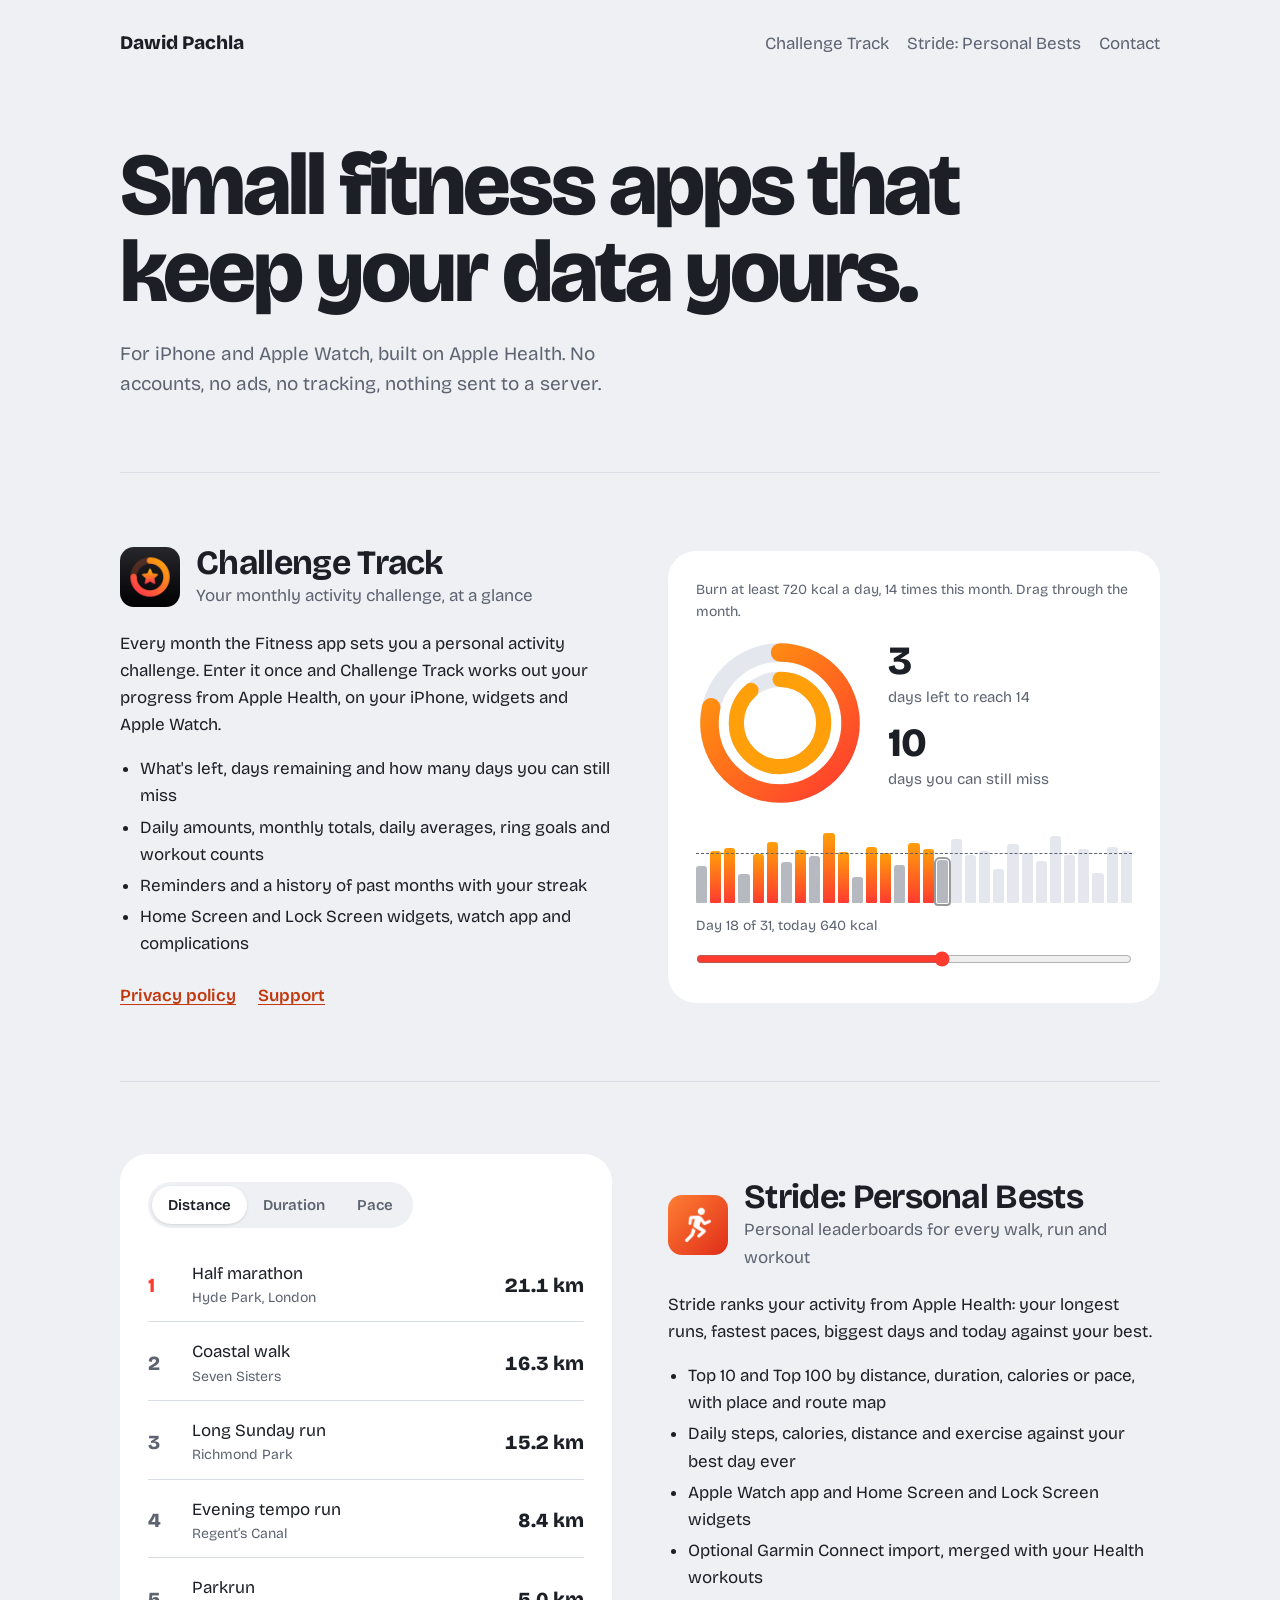
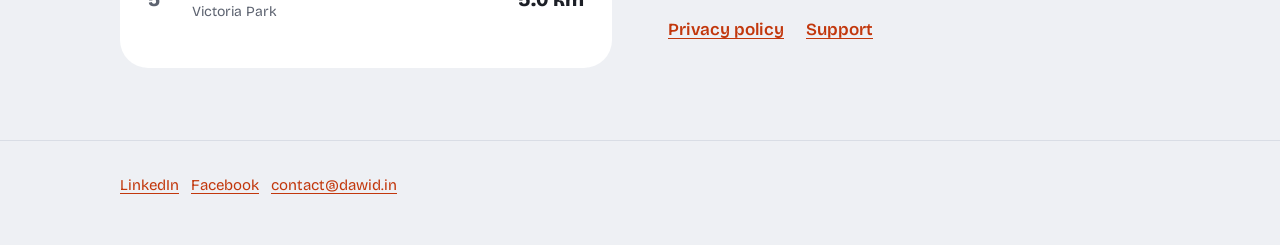
<file: index.html>
<!doctype html>
<html lang="en">
<head>
<meta charset="utf-8">
<meta name="viewport" content="width=device-width, initial-scale=1">
<title>Dawid Pachla</title>
<meta name="description" content="iPhone and Apple Watch apps by Dawid Pachla: Challenge Track and Stride: Personal Bests.">
<link rel="preconnect" href="https://fonts.googleapis.com">
<link rel="preconnect" href="https://fonts.gstatic.com" crossorigin>
<link href="https://fonts.googleapis.com/css2?family=Bricolage+Grotesque:opsz,wght@12..96,400;12..96,600;12..96,800&display=swap" rel="stylesheet">
<style>
  :root {
    --bg: #eef0f4; --surface: #ffffff; --ink: #1c1f26; --muted: #5d6370; --line: #d9dde5;
    --hot: #ff3b30; --warm: #ff9f0a; --track: #e4e7ee; --link: #c2370c;
  }
  @media (prefers-color-scheme: dark) {
    :root { --bg: #14161b; --surface: #1e2128; --ink: #f1f2f5; --muted: #9aa0ad; --line: #2e323b;
      --track: #2c3039; --link: #ff8a5c; }
  }
  * { box-sizing: border-box; }
  body { margin: 0; background: var(--bg); color: var(--ink);
    font: 400 17px/1.6 "Bricolage Grotesque", system-ui, sans-serif; font-optical-sizing: auto; }
  a { color: var(--link); text-underline-offset: 3px; }
  :focus-visible { outline: 3px solid var(--warm); outline-offset: 3px; border-radius: 6px; }
  .wrap { max-width: 1080px; margin: 0 auto; padding: 0 20px; }

  .top { display: flex; justify-content: space-between; align-items: baseline; flex-wrap: wrap; gap: 8px 20px; padding: 28px 0; }
  .top strong { font-weight: 800; font-size: 19px; }
  .top nav { display: flex; gap: 18px; }
  .top nav a { color: var(--muted); text-decoration: none; }
  .top nav a:hover { color: var(--ink); }

  .intro { padding: 56px 0 72px; max-width: 16ch; font-size: clamp(42px, 7.5vw, 88px); line-height: .98;
    font-weight: 800; letter-spacing: -.035em; margin: 0; }
  .intro + p { margin: -48px 0 72px; max-width: 46ch; color: var(--muted); font-size: 19px; }

  .app { display: grid; grid-template-columns: 1fr 1fr; gap: 56px; align-items: center;
    padding: 72px 0; border-top: 1px solid var(--line); }
  .app .copy { max-width: 46ch; }
  .app header { display: flex; align-items: center; gap: 16px; margin-bottom: 20px; }
  .app header img { width: 60px; height: 60px; border-radius: 14px; }
  .app h2 { font-size: 34px; line-height: 1.05; letter-spacing: -.02em; margin: 0; }
  .app header p { margin: 2px 0 0; color: var(--muted); }
  .app ul { padding-left: 20px; margin: 16px 0 24px; }
  .app li { margin: 4px 0; }
  .links { display: flex; gap: 22px; flex-wrap: wrap; font-weight: 600; margin: 0; }
  .demo { background: var(--surface); border-radius: 28px; padding: 28px; }
  .hint { color: var(--muted); font-size: 14px; margin: 0 0 16px; }

  /* Challenge Track demo */
  .ring-row { display: flex; align-items: center; gap: 24px; }
  .ring { width: 168px; height: 168px; flex: none; transform: rotate(-90deg); }
  .ring circle { fill: none; stroke-linecap: round; transition: stroke-dashoffset .35s ease; }
  .ring .bg { stroke: var(--track); }
  .stats { margin: 0; }
  .stats dt { font-size: 40px; font-weight: 800; line-height: 1; letter-spacing: -.02em; }
  .stats dd { margin: 4px 0 14px; color: var(--muted); font-size: 15px; }
  .bars { display: flex; align-items: flex-end; gap: 3px; height: 72px; margin: 24px 0 8px; position: relative; }
  .bars span { flex: 1; background: var(--track); border-radius: 3px 3px 1px 1px; transition: background .2s; }
  .bars span.hit { background: linear-gradient(var(--warm), var(--hot)); }
  .bars span.miss { background: var(--muted); opacity: .45; }
  .bars span.today { outline: 2px solid var(--ink); outline-offset: 1px; }
  .goal { position: absolute; left: 0; right: 0; border-top: 1.5px dashed var(--muted); }
  input[type=range] { width: 100%; accent-color: var(--hot); margin: 12px 0 0; }

  /* Stride demo */
  .tabs { display: inline-flex; background: var(--bg); border-radius: 999px; padding: 4px; margin-bottom: 16px; }
  .tabs button { font: inherit; font-size: 15px; font-weight: 600; border: 0; background: none; color: var(--muted);
    padding: 7px 16px; border-radius: 999px; cursor: pointer; }
  .tabs button[aria-pressed=true] { background: var(--surface); color: var(--ink); box-shadow: 0 1px 3px rgb(0 0 0 / .12); }
  .board { list-style: none; margin: 0; padding: 0; }
  .board li { display: grid; grid-template-columns: 32px 1fr auto; align-items: center; gap: 12px;
    padding: 12px 0; border-bottom: 1px solid var(--line); }
  .board li:last-child { border-bottom: 0; }
  .board .rank { font-weight: 800; font-size: 20px; color: var(--muted); }
  .board li:first-child .rank { color: var(--hot); }
  .board small { display: block; color: var(--muted); font-size: 14px; }
  .board .val { font-weight: 800; font-size: 20px; font-variant-numeric: tabular-nums; }

  footer { border-top: 1px solid var(--line); padding: 32px 0 48px; color: var(--muted); font-size: 15px; }

  @media (max-width: 820px) {
    .app { grid-template-columns: 1fr; gap: 32px; padding: 56px 0; }
    .app.flip .demo { order: 2; }
    .intro { padding-top: 32px; }
  }
  @media (max-width: 420px) {
    .demo { padding: 20px; border-radius: 22px; }
    .ring { width: 128px; height: 128px; }
    .ring-row { gap: 16px; }
    .stats dt { font-size: 32px; }
  }
  @media (prefers-reduced-motion: reduce) { * { transition: none !important; } }
</style>
</head>
<body>
<div class="wrap">
  <div class="top">
    <strong>Dawid Pachla</strong>
    <nav>
      <a href="#challenge-track">Challenge Track</a>
      <a href="#stride">Stride: Personal Bests</a>
      <a href="mailto:contact@dawid.in">Contact</a>
    </nav>
  </div>

  <h1 class="intro">Small fitness apps that keep your data yours.</h1>
  <p>For iPhone and Apple Watch, built on Apple Health. No accounts, no ads, no tracking, nothing sent to a server.</p>

  <section class="app" id="challenge-track">
    <div class="copy">
      <header>
        <img src="challenge-track/icon.png" alt="">
        <div><h2>Challenge Track</h2><p>Your monthly activity challenge, at a glance</p></div>
      </header>
      <p>Every month the Fitness app sets you a personal activity challenge. Enter it once and Challenge Track
        works out your progress from Apple Health, on your iPhone, widgets and Apple Watch.</p>
      <ul>
        <li>What's left, days remaining and how many days you can still miss</li>
        <li>Daily amounts, monthly totals, daily averages, ring goals and workout counts</li>
        <li>Reminders and a history of past months with your streak</li>
        <li>Home Screen and Lock Screen widgets, watch app and complications</li>
      </ul>
      <p class="links"><a href="challenge-track/privacy.html">Privacy policy</a><a href="mailto:contact@dawid.in">Support</a></p>
    </div>

    <div class="demo" aria-label="Example challenge">
      <p class="hint">Burn at least 720 kcal a day, 14 times this month. Drag through the month.</p>
      <div class="ring-row">
        <svg class="ring" viewBox="0 0 100 100" aria-hidden="true">
          <defs><linearGradient id="g" x1="0" y1="1" x2="1" y2="0"><stop offset="0" stop-color="var(--hot)"/><stop offset="1" stop-color="var(--warm)"/></linearGradient></defs>
          <circle class="bg" cx="50" cy="50" r="42" stroke-width="11"/>
          <circle id="month" cx="50" cy="50" r="42" stroke-width="11" stroke="url(#g)" pathLength="100" stroke-dasharray="100" stroke-dashoffset="100"/>
          <circle class="bg" cx="50" cy="50" r="26" stroke-width="9"/>
          <circle id="today" cx="50" cy="50" r="26" stroke-width="9" stroke="var(--warm)" pathLength="100" stroke-dasharray="100" stroke-dashoffset="100"/>
        </svg>
        <dl class="stats" aria-live="polite">
          <dt id="done"></dt><dd id="done-l"></dd>
          <dt id="miss"></dt><dd>days you can still miss</dd>
        </dl>
      </div>
      <div class="bars" id="bars" aria-hidden="true"><div class="goal" id="goal"></div></div>
      <label class="hint" for="day" id="day-l"></label>
      <input type="range" id="day" min="1" max="31" value="18">
    </div>
  </section>

  <section class="app flip" id="stride">
    <div class="demo" aria-label="Example leaderboard">
      <div class="tabs" role="group" aria-label="Rank by">
        <button data-k="km" aria-pressed="true">Distance</button>
        <button data-k="min" aria-pressed="false">Duration</button>
        <button data-k="pace" aria-pressed="false">Pace</button>
      </div>
      <ol class="board" id="board"></ol>
    </div>

    <div class="copy">
      <header>
        <img src="stride/icon.png" alt="">
        <div><h2>Stride: Personal Bests</h2><p>Personal leaderboards for every walk, run and workout</p></div>
      </header>
      <p>Stride ranks your activity from Apple Health: your longest runs, fastest paces, biggest days and
        today against your best.</p>
      <ul>
        <li>Top 10 and Top 100 by distance, duration, calories or pace, with place and route map</li>
        <li>Daily steps, calories, distance and exercise against your best day ever</li>
        <li>Apple Watch app and Home Screen and Lock Screen widgets</li>
        <li>Optional Garmin Connect import, merged with your Health workouts</li>
      </ul>
      <p class="links"><a href="stride/privacy.html">Privacy policy</a><a href="stride/">Support</a></p>
    </div>
  </section>
</div>

<footer>
  <div class="wrap">
    <a href="https://www.linkedin.com/in/dawid-pachla-b9589731/">LinkedIn</a>&ensp;
    <a href="https://www.facebook.com/dpachla">Facebook</a>&ensp;
    <a href="mailto:contact@dawid.in">contact@dawid.in</a>
  </div>
</footer>

<script>
// Challenge Track demo: a made-up month of active calories against a 720 kcal day.
const kcal = [540,760,810,430,725,900,610,780,690,1020,750,380,820,730,560,880,790,640,940,710,770,500,860,735,620,980,700,790,450,830,760];
const GOAL = 720, TIMES = 14, MAX = 1050;
const bars = document.getElementById('bars'), day = document.getElementById('day');
document.getElementById('goal').style.bottom = GOAL / MAX * 100 + '%';
const spans = kcal.map(v => { const s = document.createElement('span'); s.style.height = v / MAX * 100 + '%'; bars.append(s); return s; });
const $ = id => document.getElementById(id);

function render() {
  const d = +day.value;
  const done = kcal.slice(0, d).filter(v => v >= GOAL).length;
  const left = Math.max(TIMES - done, 0), remaining = 31 - d;
  spans.forEach((s, i) => s.className = i >= d ? '' : (kcal[i] >= GOAL ? 'hit' : 'miss') + (i === d - 1 ? ' today' : ''));
  $('month').style.strokeDashoffset = 100 - Math.min(done / TIMES, 1) * 100;
  $('today').style.strokeDashoffset = 100 - Math.min(kcal[d - 1] / GOAL, 1) * 100;
  $('done').textContent = left ? left : 'Done';
  $('done-l').textContent = left ? `${left === 1 ? 'day' : 'days'} left to reach ${TIMES}` : `${TIMES} days reached`;
  $('miss').textContent = left ? Math.max(remaining - left, 0) : '–';
  $('day-l').textContent = `Day ${d} of 31, today ${kcal[d - 1]} kcal`;
}
day.addEventListener('input', render);
render();

// Stride demo: example workouts, re-ranked with a FLIP animation.
const workouts = [
  { name: 'Half marathon', place: 'Hyde Park, London', km: 21.1, min: 118 },
  { name: 'Evening tempo run', place: 'Regent’s Canal', km: 8.4, min: 39 },
  { name: 'Coastal walk', place: 'Seven Sisters', km: 16.3, min: 241 },
  { name: 'Parkrun', place: 'Victoria Park', km: 5.0, min: 22 },
  { name: 'Long Sunday run', place: 'Richmond Park', km: 15.2, min: 84 },
];
workouts.forEach(w => w.pace = w.min / w.km);
const fmt = {
  km: w => w.km.toFixed(1) + ' km',
  min: w => `${Math.floor(w.min / 60)}:${String(w.min % 60).padStart(2, '0')} h`,
  pace: w => `${Math.floor(w.pace)}:${String(Math.round(w.pace % 1 * 60)).padStart(2, '0')} /km`,
};
const board = document.getElementById('board');
const rows = workouts.map(w => {
  const li = document.createElement('li');
  li.innerHTML = `<span class="rank"></span><span>${w.name}<small>${w.place}</small></span><span class="val"></span>`;
  li.w = w; board.append(li); return li;
});
const still = matchMedia('(prefers-reduced-motion: reduce)');

function rank(k, animate = true) {
  const before = new Map(rows.map(r => [r, r.getBoundingClientRect().top]));
  rows.sort((a, b) => k === 'pace' ? a.w.pace - b.w.pace : b.w[k] - a.w[k]).forEach((r, i) => {
    r.querySelector('.rank').textContent = i + 1;
    r.querySelector('.val').textContent = fmt[k](r.w);
    board.append(r);
  });
  if (!animate || still.matches) return;
  rows.forEach(r => {
    const dy = before.get(r) - r.getBoundingClientRect().top;
    if (dy) r.animate([{ transform: `translateY(${dy}px)` }, { transform: 'none' }], { duration: 420, easing: 'cubic-bezier(.2,.8,.2,1)' });
  });
}
document.querySelectorAll('.tabs button').forEach(b => b.addEventListener('click', () => {
  document.querySelectorAll('.tabs button').forEach(x => x.setAttribute('aria-pressed', x === b));
  rank(b.dataset.k);
}));
rank('km', false);
</script>
</body>
</html>
</file>
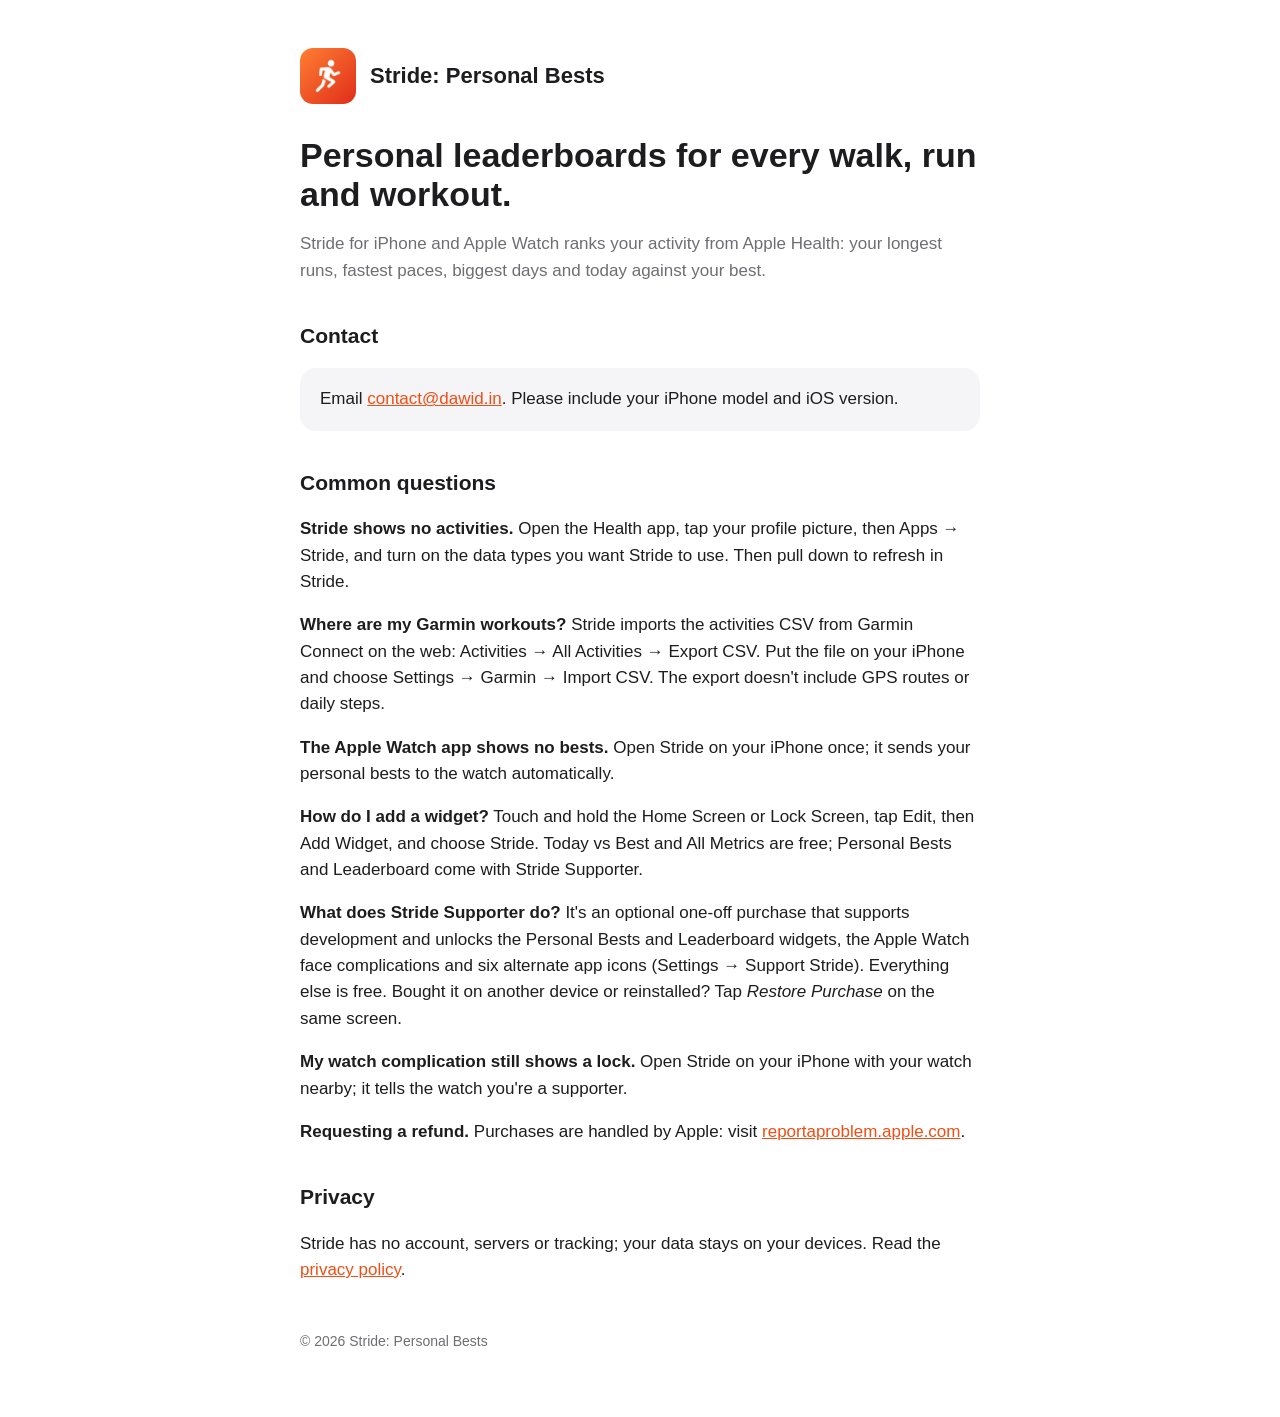
<file: stride/index.html>
<!doctype html>
<html lang="en">
<head>
<meta charset="utf-8">
<meta name="viewport" content="width=device-width, initial-scale=1">
<title>Stride: Personal Bests Support</title>
<link rel="stylesheet" href="style.css">
</head>
<body>
<main>
  <header><img src="icon.png" alt=""><a href="./">Stride: Personal Bests</a></header>
  <h1>Personal leaderboards for every walk, run and workout.</h1>
  <p class="muted">Stride for iPhone and Apple Watch ranks your activity from Apple Health: your longest runs,
    fastest paces, biggest days and today against your best.</p>

  <h2>Contact</h2>
  <div class="card">
    Email <a href="mailto:contact@dawid.in">contact@dawid.in</a>. Please include your iPhone model and iOS version.
  </div>

  <h2>Common questions</h2>
  <p><strong>Stride shows no activities.</strong> Open the Health app, tap your profile picture, then
    Apps → Stride, and turn on the data types you want Stride to use. Then pull down to refresh in Stride.</p>
  <p><strong>Where are my Garmin workouts?</strong> Stride imports the activities CSV from Garmin Connect on the web:
    Activities → All Activities → Export CSV. Put the file on your iPhone and choose Settings → Garmin → Import CSV.
    The export doesn't include GPS routes or daily steps.</p>
  <p><strong>The Apple Watch app shows no bests.</strong> Open Stride on your iPhone once; it sends your personal
    bests to the watch automatically.</p>
  <p><strong>How do I add a widget?</strong> Touch and hold the Home Screen or Lock Screen, tap Edit, then Add Widget,
    and choose Stride. Today vs Best and All Metrics are free; Personal Bests and Leaderboard come with Stride Supporter.</p>
  <p><strong>What does Stride Supporter do?</strong> It's an optional one-off purchase that supports development
    and unlocks the Personal Bests and Leaderboard widgets, the Apple Watch face complications and six alternate app
    icons (Settings → Support Stride). Everything else is free. Bought it on another device or reinstalled? Tap
    <em>Restore Purchase</em> on the same screen.</p>
  <p><strong>My watch complication still shows a lock.</strong> Open Stride on your iPhone with your watch nearby;
    it tells the watch you're a supporter.</p>
  <p><strong>Requesting a refund.</strong> Purchases are handled by Apple: visit
    <a href="https://reportaproblem.apple.com">reportaproblem.apple.com</a>.</p>

  <h2>Privacy</h2>
  <p>Stride has no account, servers or tracking; your data stays on your devices.
    Read the <a href="privacy.html">privacy policy</a>.</p>

  <footer>© 2026 Stride: Personal Bests</footer>
</main>
</body>
</html>
</file>
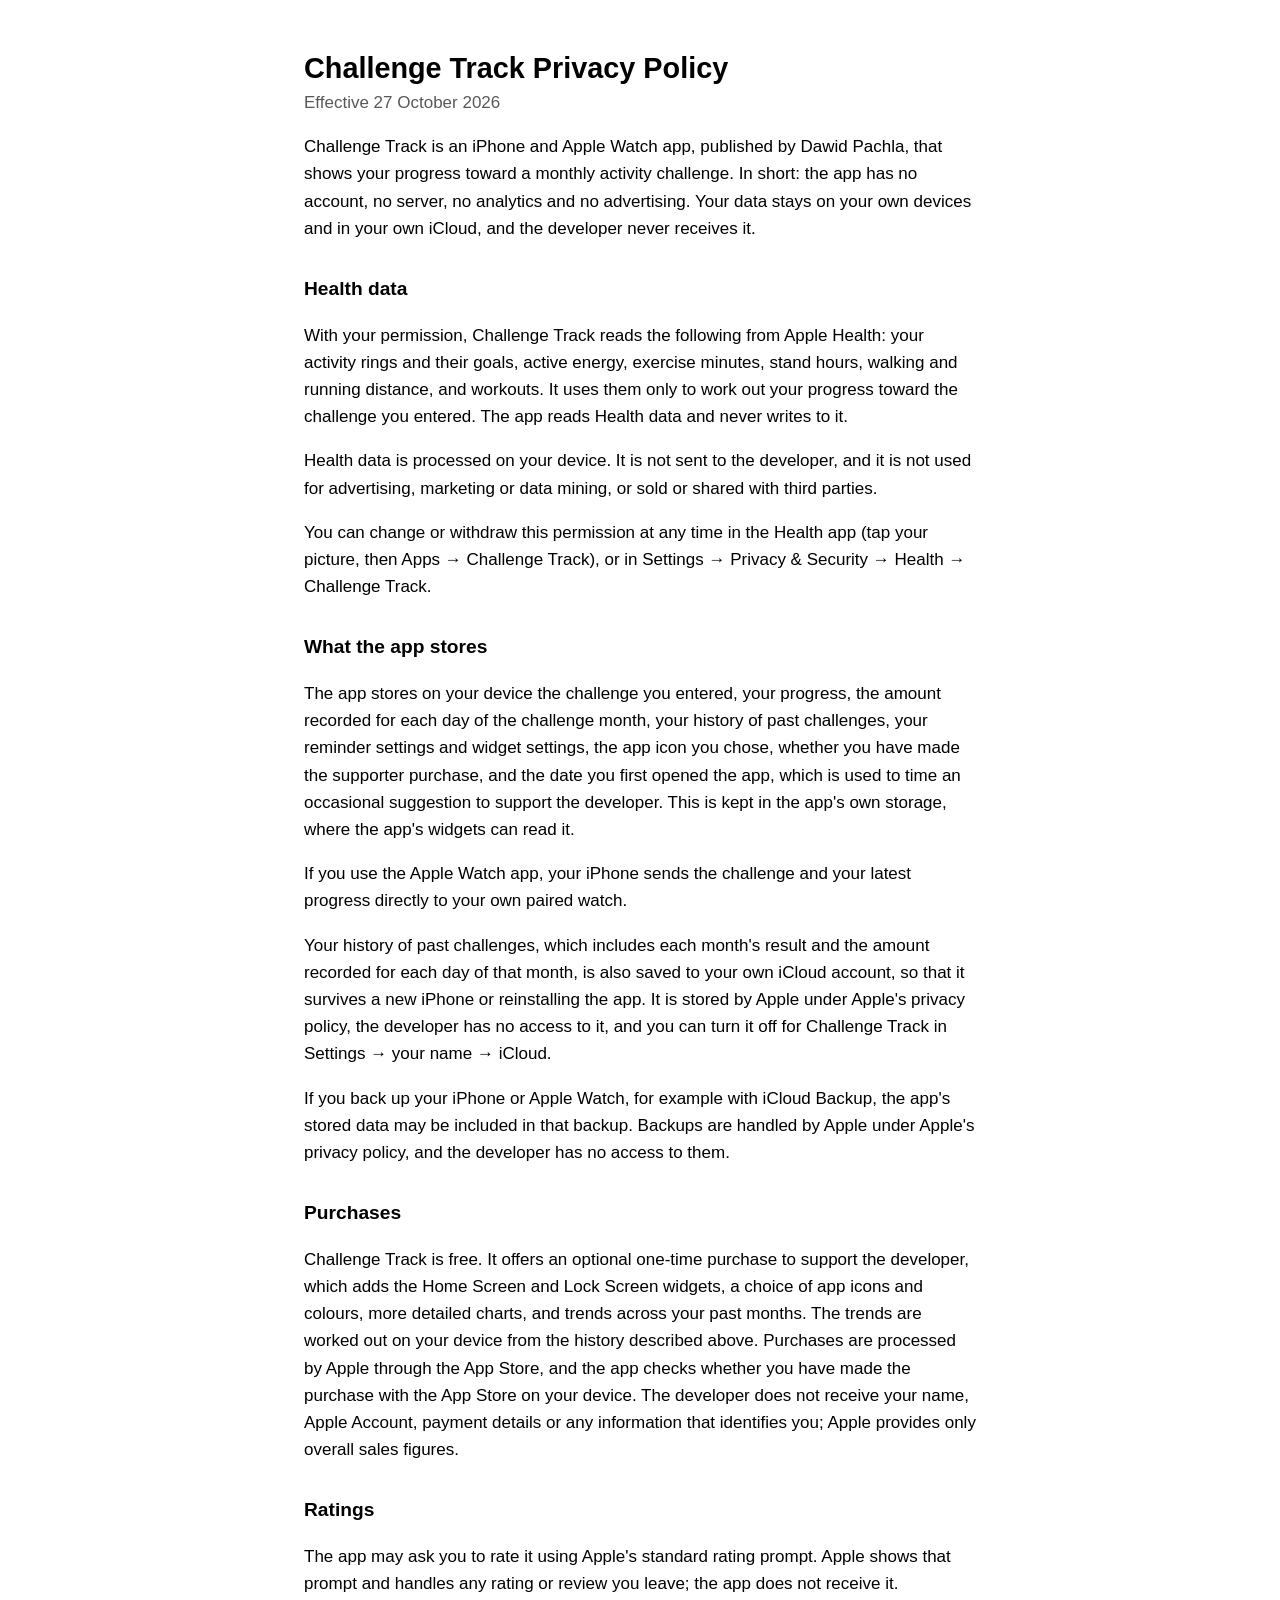
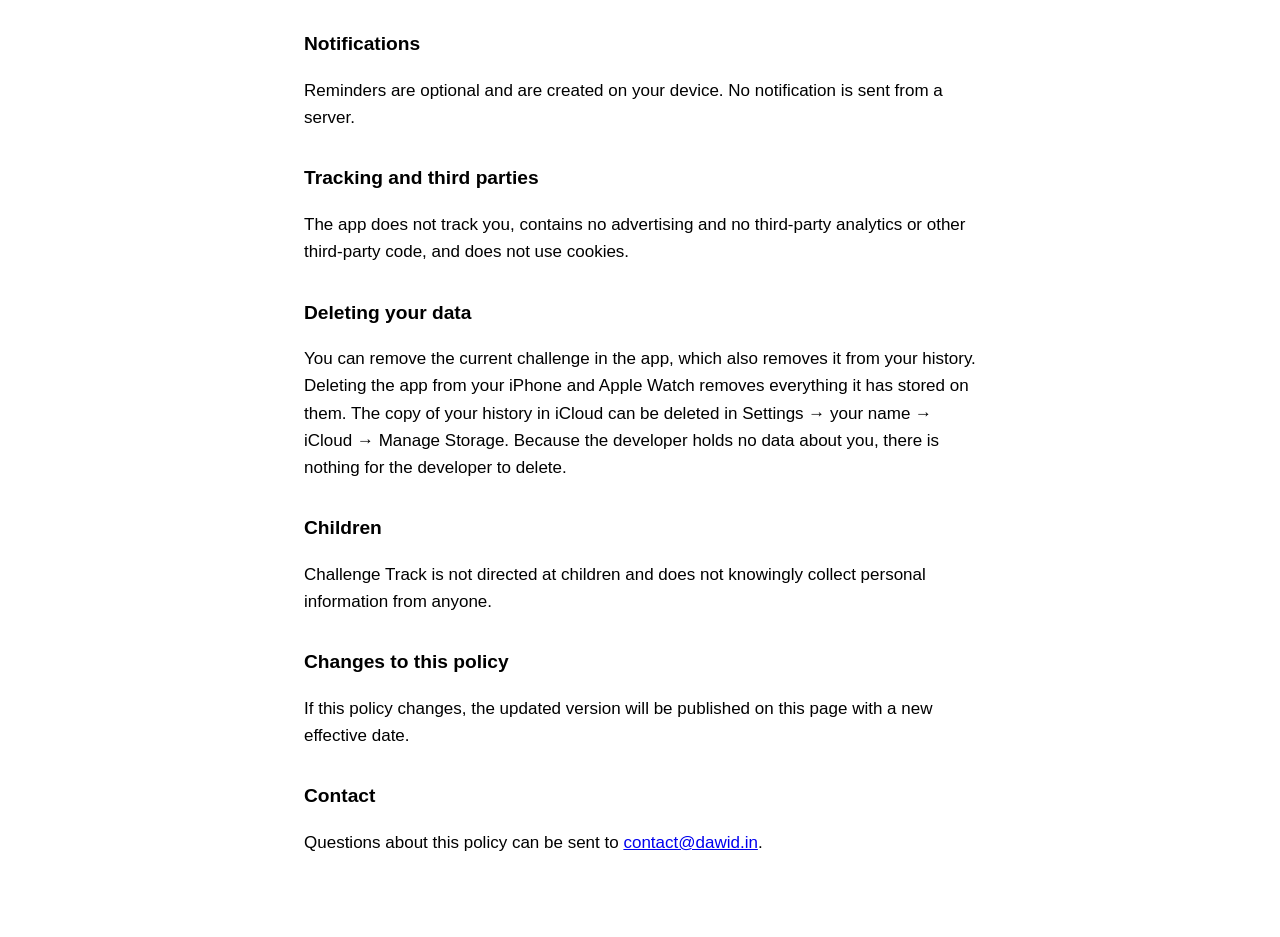
<file: challenge-track/privacy.html>
<!doctype html>
<html lang="en">
<head>
<meta charset="utf-8">
<meta name="viewport" content="width=device-width, initial-scale=1">
<meta name="color-scheme" content="light dark">
<title>Challenge Track – Privacy Policy</title>
<style>
  body { font: 17px/1.6 -apple-system, BlinkMacSystemFont, "Segoe UI", Roboto, sans-serif; max-width: 42rem; margin: 0 auto; padding: 2rem 1rem 4rem; }
  h1 { font-size: 1.8rem; line-height: 1.2; margin-bottom: 0.2rem; }
  h2 { font-size: 1.2rem; margin-top: 2rem; }
  .date { opacity: 0.65; margin-top: 0; }
</style>
</head>
<body>

<h1>Challenge Track Privacy Policy</h1>
<p class="date">Effective 27 October 2026</p>

<p>Challenge Track is an iPhone and Apple Watch app, published by Dawid Pachla, that shows your progress toward a monthly activity challenge. In short: the app has no account, no server, no analytics and no advertising. Your data stays on your own devices and in your own iCloud, and the developer never receives it.</p>

<h2>Health data</h2>
<p>With your permission, Challenge Track reads the following from Apple Health: your activity rings and their goals, active energy, exercise minutes, stand hours, walking and running distance, and workouts. It uses them only to work out your progress toward the challenge you entered. The app reads Health data and never writes to it.</p>
<p>Health data is processed on your device. It is not sent to the developer, and it is not used for advertising, marketing or data mining, or sold or shared with third parties.</p>
<p>You can change or withdraw this permission at any time in the Health app (tap your picture, then Apps → Challenge Track), or in Settings → Privacy &amp; Security → Health → Challenge Track.</p>

<h2>What the app stores</h2>
<p>The app stores on your device the challenge you entered, your progress, the amount recorded for each day of the challenge month, your history of past challenges, your reminder settings and widget settings, the app icon you chose, whether you have made the supporter purchase, and the date you first opened the app, which is used to time an occasional suggestion to support the developer. This is kept in the app's own storage, where the app's widgets can read it.</p>
<p>If you use the Apple Watch app, your iPhone sends the challenge and your latest progress directly to your own paired watch.</p>
<p>Your history of past challenges, which includes each month's result and the amount recorded for each day of that month, is also saved to your own iCloud account, so that it survives a new iPhone or reinstalling the app. It is stored by Apple under Apple's privacy policy, the developer has no access to it, and you can turn it off for Challenge Track in Settings → your name → iCloud.</p>
<p>If you back up your iPhone or Apple Watch, for example with iCloud Backup, the app's stored data may be included in that backup. Backups are handled by Apple under Apple's privacy policy, and the developer has no access to them.</p>

<h2>Purchases</h2>
<p>Challenge Track is free. It offers an optional one-time purchase to support the developer, which adds the Home Screen and Lock Screen widgets, a choice of app icons and colours, more detailed charts, and trends across your past months. The trends are worked out on your device from the history described above. Purchases are processed by Apple through the App Store, and the app checks whether you have made the purchase with the App Store on your device. The developer does not receive your name, Apple Account, payment details or any information that identifies you; Apple provides only overall sales figures.</p>

<h2>Ratings</h2>
<p>The app may ask you to rate it using Apple's standard rating prompt. Apple shows that prompt and handles any rating or review you leave; the app does not receive it.</p>

<h2>Notifications</h2>
<p>Reminders are optional and are created on your device. No notification is sent from a server.</p>

<h2>Tracking and third parties</h2>
<p>The app does not track you, contains no advertising and no third-party analytics or other third-party code, and does not use cookies.</p>

<h2>Deleting your data</h2>
<p>You can remove the current challenge in the app, which also removes it from your history. Deleting the app from your iPhone and Apple Watch removes everything it has stored on them. The copy of your history in iCloud can be deleted in Settings → your name → iCloud → Manage Storage. Because the developer holds no data about you, there is nothing for the developer to delete.</p>

<h2>Children</h2>
<p>Challenge Track is not directed at children and does not knowingly collect personal information from anyone.</p>

<h2>Changes to this policy</h2>
<p>If this policy changes, the updated version will be published on this page with a new effective date.</p>

<h2>Contact</h2>
<p>Questions about this policy can be sent to <a href="mailto:contact@dawid.in">contact@dawid.in</a>.</p>

</body>
</html>
</file>
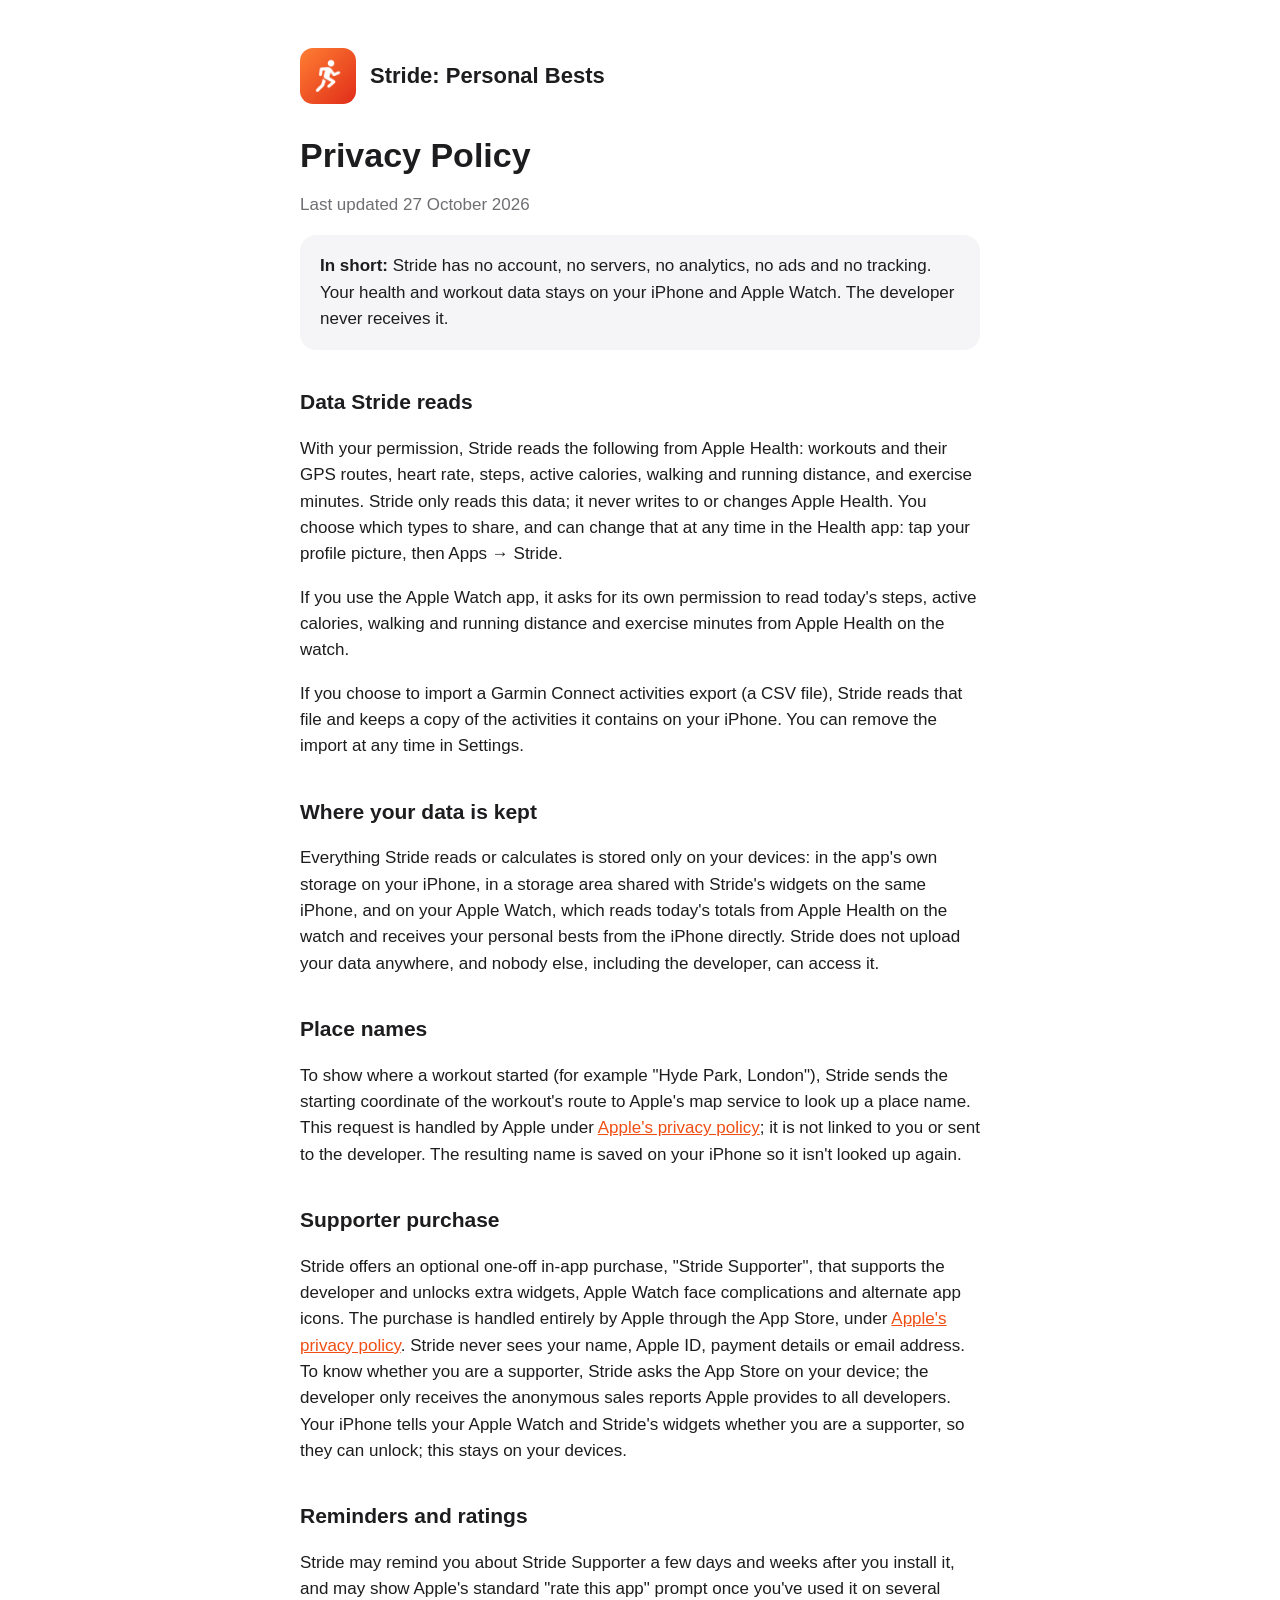
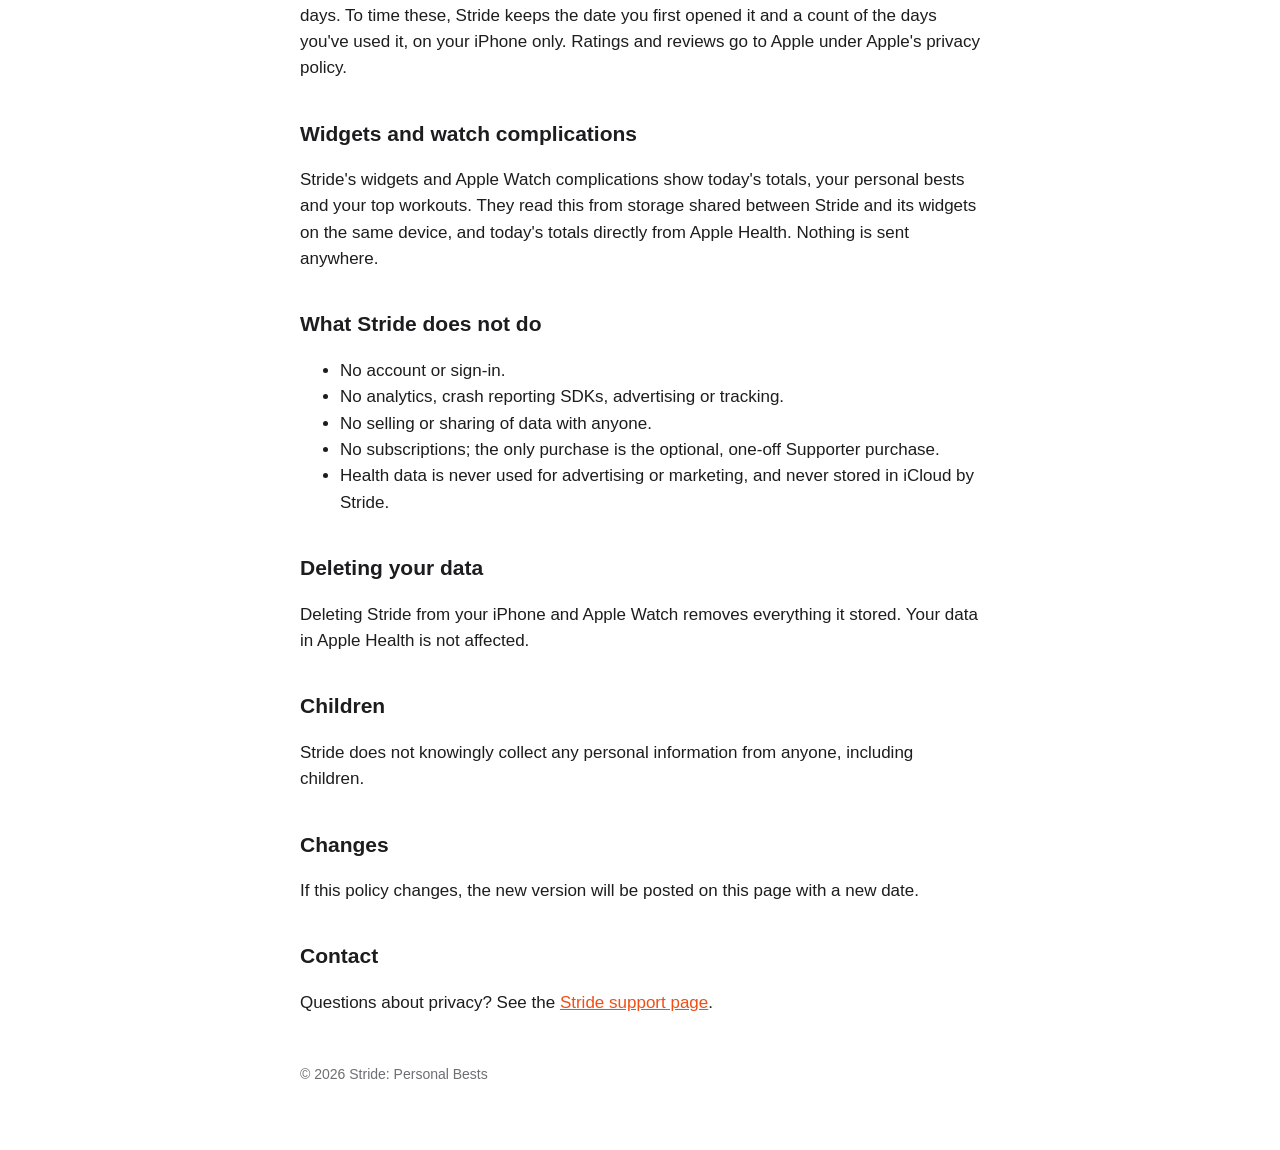
<file: stride/privacy.html>
<!doctype html>
<html lang="en">
<head>
<meta charset="utf-8">
<meta name="viewport" content="width=device-width, initial-scale=1">
<title>Stride: Personal Bests Privacy Policy</title>
<link rel="stylesheet" href="style.css">
</head>
<body>
<main>
  <header><img src="icon.png" alt=""><a href="./">Stride: Personal Bests</a></header>
  <h1>Privacy Policy</h1>
  <p class="muted">Last updated 27 October 2026</p>

  <div class="card">
    <strong>In short:</strong> Stride has no account, no servers, no analytics, no ads and no tracking.
    Your health and workout data stays on your iPhone and Apple Watch. The developer never receives it.
  </div>

  <h2>Data Stride reads</h2>
  <p>With your permission, Stride reads the following from Apple Health: workouts and their GPS routes, heart rate,
    steps, active calories, walking and running distance, and exercise minutes. Stride only reads this data; it never
    writes to or changes Apple Health. You choose which types to share, and can change that at any time in the Health
    app: tap your profile picture, then Apps → Stride.</p>
  <p>If you use the Apple Watch app, it asks for its own permission to read today's steps, active calories, walking
    and running distance and exercise minutes from Apple Health on the watch.</p>
  <p>If you choose to import a Garmin Connect activities export (a CSV file), Stride reads that file and keeps a copy
    of the activities it contains on your iPhone. You can remove the import at any time in Settings.</p>

  <h2>Where your data is kept</h2>
  <p>Everything Stride reads or calculates is stored only on your devices: in the app's own storage on your iPhone,
    in a storage area shared with Stride's widgets on the same iPhone, and on your Apple Watch, which reads today's totals from Apple Health on the watch and receives your
    personal bests from the iPhone directly. Stride does not upload your data anywhere, and nobody else, including the
    developer, can access it.</p>

  <h2>Place names</h2>
  <p>To show where a workout started (for example "Hyde Park, London"), Stride sends the starting coordinate of the
    workout's route to Apple's map service to look up a place name. This request is handled by Apple under
    <a href="https://www.apple.com/legal/privacy/">Apple's privacy policy</a>; it is not linked to you or sent to the
    developer. The resulting name is saved on your iPhone so it isn't looked up again.</p>

  <h2>Supporter purchase</h2>
  <p>Stride offers an optional one-off in-app purchase, "Stride Supporter", that supports the developer and unlocks
    extra widgets, Apple Watch face complications and alternate app icons. The purchase is handled entirely by Apple through the App Store, under
    <a href="https://www.apple.com/legal/privacy/">Apple's privacy policy</a>. Stride never sees your name, Apple ID,
    payment details or email address. To know whether you are a supporter, Stride asks the App Store on your device;
    the developer only receives the anonymous sales reports Apple provides to all developers. Your iPhone tells your
    Apple Watch and Stride's widgets whether you are a supporter, so they can unlock; this stays on your devices.</p>

  <h2>Reminders and ratings</h2>
  <p>Stride may remind you about Stride Supporter a few days and weeks after you install it, and may show Apple's
    standard "rate this app" prompt once you've used it on several days. To time these, Stride keeps the date you
    first opened it and a count of the days you've used it, on your iPhone only. Ratings and reviews go to Apple
    under Apple's privacy policy.</p>

  <h2>Widgets and watch complications</h2>
  <p>Stride's widgets and Apple Watch complications show today's totals, your personal bests and your top workouts.
    They read this from storage shared between Stride and its widgets on the same device, and today's totals
    directly from Apple Health. Nothing is sent anywhere.</p>

  <h2>What Stride does not do</h2>
  <ul>
    <li>No account or sign-in.</li>
    <li>No analytics, crash reporting SDKs, advertising or tracking.</li>
    <li>No selling or sharing of data with anyone.</li>
    <li>No subscriptions; the only purchase is the optional, one-off Supporter purchase.</li>
    <li>Health data is never used for advertising or marketing, and never stored in iCloud by Stride.</li>
  </ul>

  <h2>Deleting your data</h2>
  <p>Deleting Stride from your iPhone and Apple Watch removes everything it stored. Your data in Apple Health is not
    affected.</p>

  <h2>Children</h2>
  <p>Stride does not knowingly collect any personal information from anyone, including children.</p>

  <h2>Changes</h2>
  <p>If this policy changes, the new version will be posted on this page with a new date.</p>

  <h2>Contact</h2>
  <p>Questions about privacy? See the <a href="./">Stride support page</a>.</p>

  <footer>© 2026 Stride: Personal Bests</footer>
</main>
</body>
</html>
</file>
<file: stride/style.css>
:root { --accent: #f04e14; --text: #1d1d1f; --muted: #6e6e73; --bg: #ffffff; --card: #f5f5f7; }
@media (prefers-color-scheme: dark) {
  :root { --accent: #ff6a33; --text: #f5f5f7; --muted: #a1a1a6; --bg: #000000; --card: #1c1c1e; }
}
* { box-sizing: border-box; }
body { margin: 0; background: var(--bg); color: var(--text); line-height: 1.55;
  font: 17px/1.55 -apple-system, BlinkMacSystemFont, "SF Pro Text", "Helvetica Neue", Arial, sans-serif; }
main { max-width: 720px; margin: 0 auto; padding: 48px 20px 64px; }
header { display: flex; align-items: center; gap: 14px; margin-bottom: 32px; }
header img { width: 56px; height: 56px; border-radius: 13px; }
header a { color: inherit; text-decoration: none; font-weight: 700; font-size: 22px; }
h1 { font-size: 34px; line-height: 1.15; margin: 0 0 8px; }
h2 { font-size: 21px; margin: 36px 0 8px; }
p, li { color: var(--text); }
.muted { color: var(--muted); }
a { color: var(--accent); }
.card { background: var(--card); border-radius: 16px; padding: 18px 20px; margin: 16px 0; }
footer { margin-top: 48px; font-size: 14px; color: var(--muted); }
</file>
